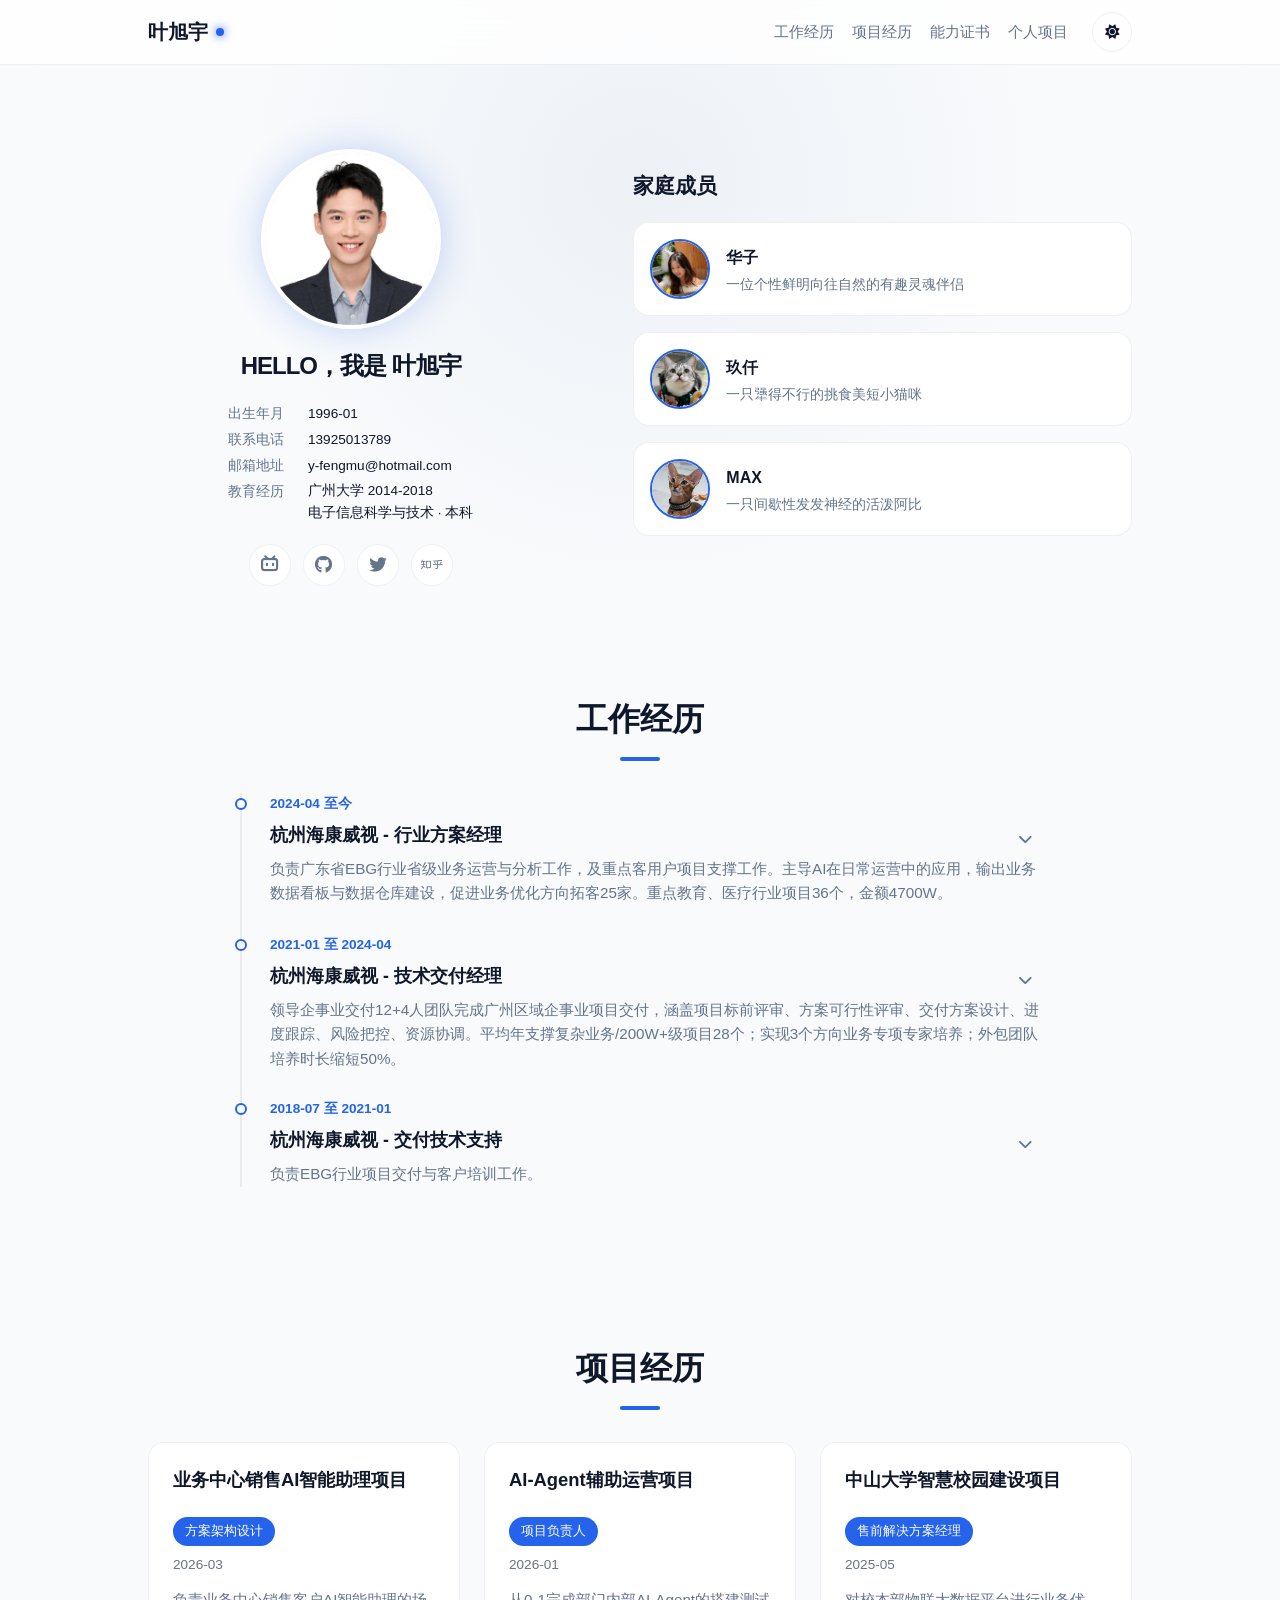
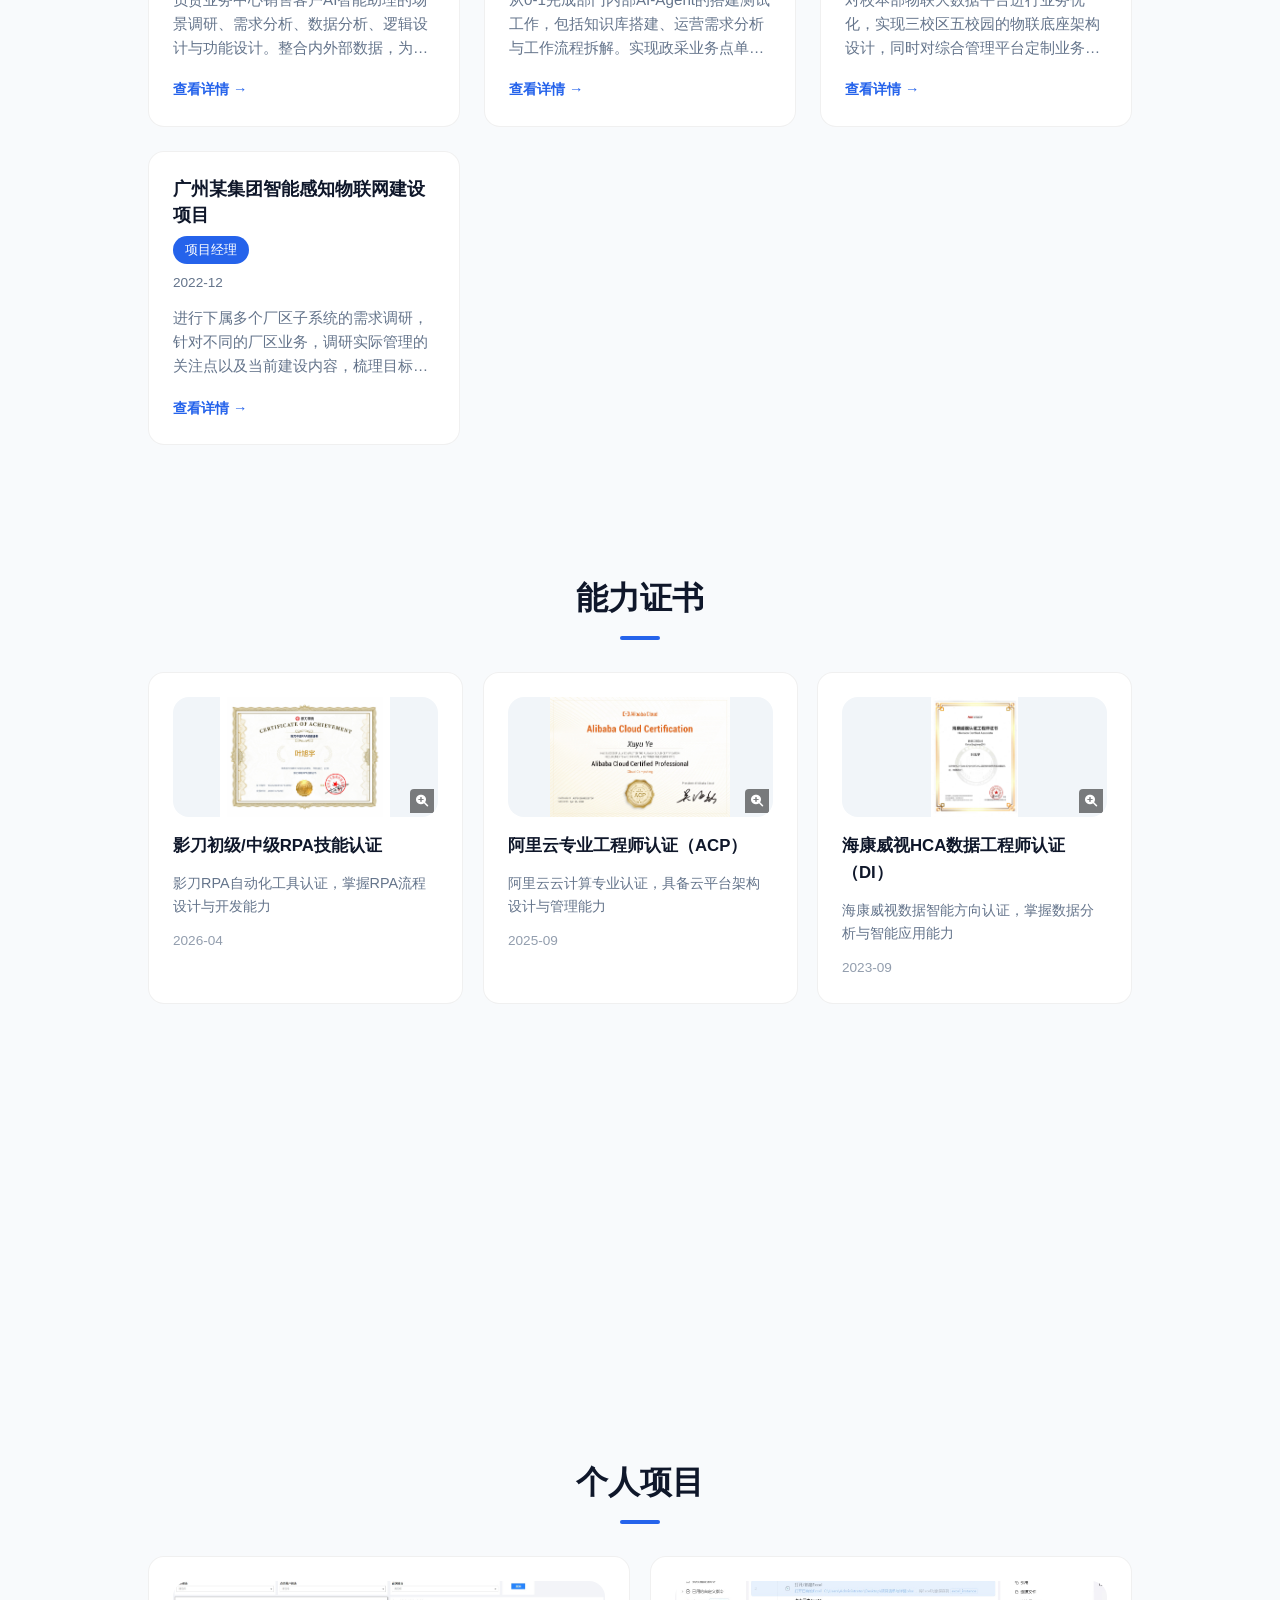
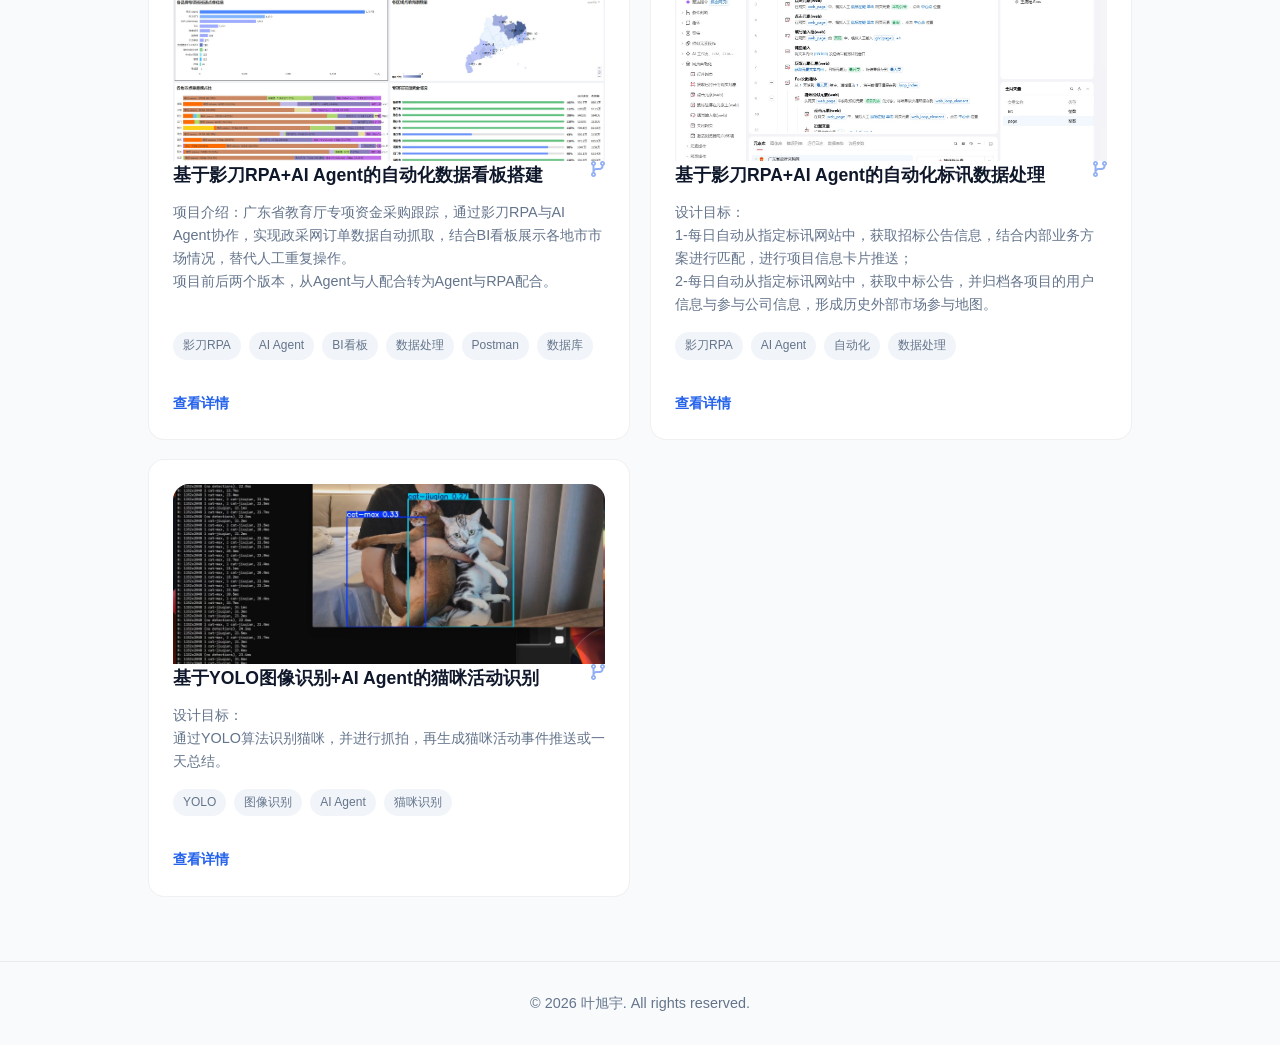
<file: index.html>
<!DOCTYPE html>
<html lang="zh" data-theme="light">
<head>
  <meta charset="UTF-8">
  <meta name="viewport" content="width=device-width, initial-scale=1.0">
  <title>叶旭宇's Homepage</title>
  
  <script>
    const savedTheme = localStorage.getItem('theme') || (window.matchMedia('(prefers-color-scheme: dark)').matches ? 'dark' : 'light');
    document.documentElement.setAttribute('data-theme', savedTheme);
  </script>

  <link rel="stylesheet" href="assets/css/style.css">
  <link rel="stylesheet" href="https://cdn.bootcdn.net/ajax/libs/font-awesome/6.4.0/css/all.min.css">
</head>
<body>
  <nav>
    <div class="container nav-container">
      <a href="#" class="logo">
        <span class="logo-text">叶旭宇</span>
        <div class="logo-dot"></div>
      </a>
      
      <div class="nav-actions">
        <div class="nav-links">
          <a href="#experience">工作经历</a>
          <a href="#projects">项目经历</a>
          <a href="#certificates">能力证书</a>
          <a href="#portfolio">个人项目</a>
        </div>
        
        <div class="nav-controls">
          <button class="control-btn theme-toggle" aria-label="Toggle Theme">
            <i class="fas fa-sun sun-icon"></i>
            <i class="fas fa-moon moon-icon"></i>
          </button>
        </div>
      </div>
    </div>
  </nav>

  <section id="intro" class="intro">
    <div class="bg-decoration"></div>
    <div class="container intro-container">
      <div class="intro-left">
        <div class="avatar-container">
          <img src="assets/images/Avatar.jpg" alt="头像" class="avatar">
          <div class="avatar-glow"></div>
        </div>
        <h1 class="gradient-text">HELLO，我是 叶旭宇</h1>
        <div class="intro-subtitle">
          <p><span class="info-label">出生年月</span><span class="info-value">1996-01</span></p>
          <p><span class="info-label">联系电话</span><span class="info-value">13925013789</span></p>
          <p><span class="info-label">邮箱地址</span><span class="info-value">y-fengmu@hotmail.com</span></p>
          <p><span class="info-label">教育经历</span><span class="info-value edu-value">广州大学 2014-2018<br>电子信息科学与技术 · 本科</span></p>
        </div>
        <div class="intro-contact-links" aria-label="Social Links"></div>
      </div>
      <div class="intro-right">
        <h3 class="family-title">家庭成员</h3>
        <div class="family-members" aria-label="Family Members"></div>
      </div>
    </div>
  </section>

  <section id="experience" class="section-padding">
    <div class="container">
      <h2>工作经历</h2>
      <div class="timeline-container"></div>
    </div>
  </section>

  <section id="projects" class="section-padding">
    <div class="container">
      <h2>项目经历</h2>
      <div class="projects-grid"></div>
    </div>
  </section>

  <section id="certificates" class="section-padding">
    <div class="container">
      <h2>能力证书</h2>
      <div class="certificates-grid"></div>
    </div>
  </section>

  <section id="portfolio" class="section-padding">
    <div class="container">
      <h2>个人项目</h2>
      <div class="portfolio-grid"></div>
    </div>
  </section>

  <footer>© 2026 叶旭宇. All rights reserved.</footer>

  <div id="imageModal" class="modal">
    <span class="modal-close">&times;</span>
    <img class="modal-content" id="modalImage">
  </div>

  <script src="assets/js/main.js"></script>
</body>
</html>
</file>
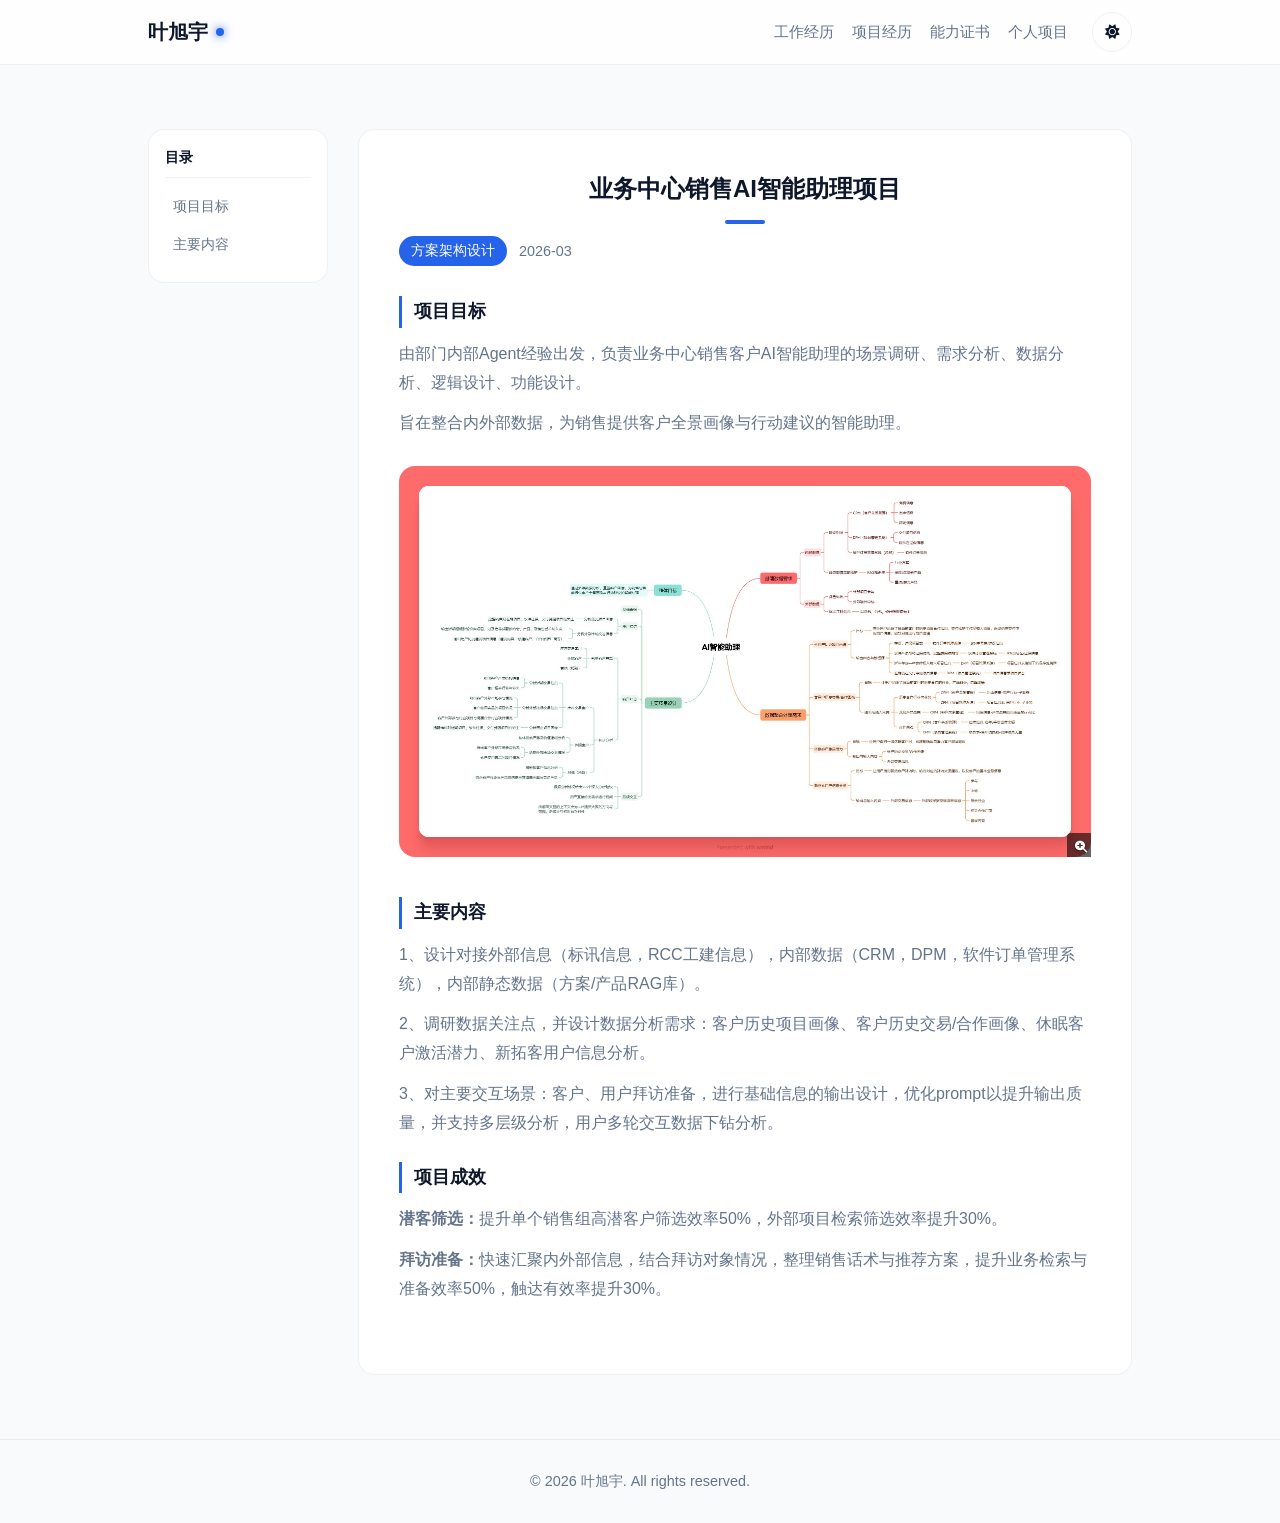
<file: pages/projects/project1.html>
<!DOCTYPE html>
<html lang="zh" data-theme="light">
<head>
  <meta charset="UTF-8">
  <meta name="viewport" content="width=device-width, initial-scale=1.0">
  <title>业务中心销售AI智能助理项目 - 叶旭宇</title>
  
  <script>
    const savedTheme = localStorage.getItem('theme') || (window.matchMedia('(prefers-color-scheme: dark)').matches ? 'dark' : 'light');
    document.documentElement.setAttribute('data-theme', savedTheme);
  </script>

  <link rel="stylesheet" href="../../assets/css/style.css">
  <link rel="stylesheet" href="https://cdn.bootcdn.net/ajax/libs/font-awesome/6.4.0/css/all.min.css">
</head>
<body>
  <nav>
    <div class="container nav-container">
      <a href="../../index.html" class="logo">
        <span class="logo-text">叶旭宇</span>
        <div class="logo-dot"></div>
      </a>
      <div class="nav-actions">
        <div class="nav-links">
          <a href="../../index.html#experience">工作经历</a>
          <a href="../../index.html#projects">项目经历</a>
          <a href="../../index.html#certificates">能力证书</a>
          <a href="../../index.html#portfolio">个人项目</a>
        </div>
        <div class="nav-controls">
          <button class="control-btn theme-toggle" aria-label="Toggle Theme">
            <i class="fas fa-sun sun-icon"></i>
            <i class="fas fa-moon moon-icon"></i>
          </button>
        </div>
      </div>
    </div>
  </nav>

  <section class="section-padding">
    <div class="container detail-container">
      <div class="detail-toc">
        <div class="toc-title">目录</div>
        <a href="#goal" class="toc-item active">项目目标</a>
        <a href="#content" class="toc-item">主要内容</a>
      </div>
      <div class="card project-detail-card">
        <div class="detail-header">
          <h2>业务中心销售AI智能助理项目</h2>
          <div class="detail-meta">
            <span class="detail-role">方案架构设计</span>
            <span class="detail-date">2026-03</span>
          </div>
        </div>
        
        <div class="project-detail-desc">
          <h3 id="goal">项目目标</h3>
          <p>由部门内部Agent经验出发，负责业务中心销售客户AI智能助理的场景调研、需求分析、数据分析、逻辑设计、功能设计。</p>
          <p>旨在整合内外部数据，为销售提供客户全景画像与行动建议的智能助理。</p>
          <div class="detail-image-wrapper" style="width: 100%;"><img src="../../assets/images/Agent-1.jpg" alt="项目架构" class="detail-image-sm" style="width: 100%; object-fit: contain; background: #f1f5f9;"><i class="fas fa-search-plus detail-zoom-icon"></i></div>
          
          <h3 id="content">主要内容</h3>
          <p>1、设计对接外部信息（标讯信息，RCC工建信息），内部数据（CRM，DPM，软件订单管理系统），内部静态数据（方案/产品RAG库）。</p>
          <p>2、调研数据关注点，并设计数据分析需求：客户历史项目画像、客户历史交易/合作画像、休眠客户激活潜力、新拓客用户信息分析。</p>
          <p>3、对主要交互场景：客户、用户拜访准备，进行基础信息的输出设计，优化prompt以提升输出质量，并支持多层级分析，用户多轮交互数据下钻分析。</p>
          
          <h3>项目成效</h3>
          <p><strong>潜客筛选：</strong>提升单个销售组高潜客户筛选效率50%，外部项目检索筛选效率提升30%。</p>
          <p><strong>拜访准备：</strong>快速汇聚内外部信息，结合拜访对象情况，整理销售话术与推荐方案，提升业务检索与准备效率50%，触达有效率提升30%。</p>
        </div>

      </div>
    </div>
  </section>

  <footer>© 2026 叶旭宇. All rights reserved.</footer>

  <div id="imageModal" class="modal">
    <span class="modal-close">&times;</span>
    <img class="modal-content" id="modalImage">
  </div>

  <script src="../../assets/js/main.js"></script>
  <script>
    window.addEventListener('scroll', () => {
      const sections = document.querySelectorAll('.project-detail-desc h3[id]');
      const tocItems = document.querySelectorAll('.toc-item');
      let current = '';
      
      sections.forEach(section => {
        const sectionTop = section.offsetTop - 120;
        if (window.scrollY >= sectionTop) {
          current = section.getAttribute('id');
        }
      });
      
      tocItems.forEach(item => {
        item.classList.remove('active');
        if (item.getAttribute('href') === '#' + current) {
          item.classList.add('active');
        }
      });
    });
  </script>
</body>
</html>
</file>
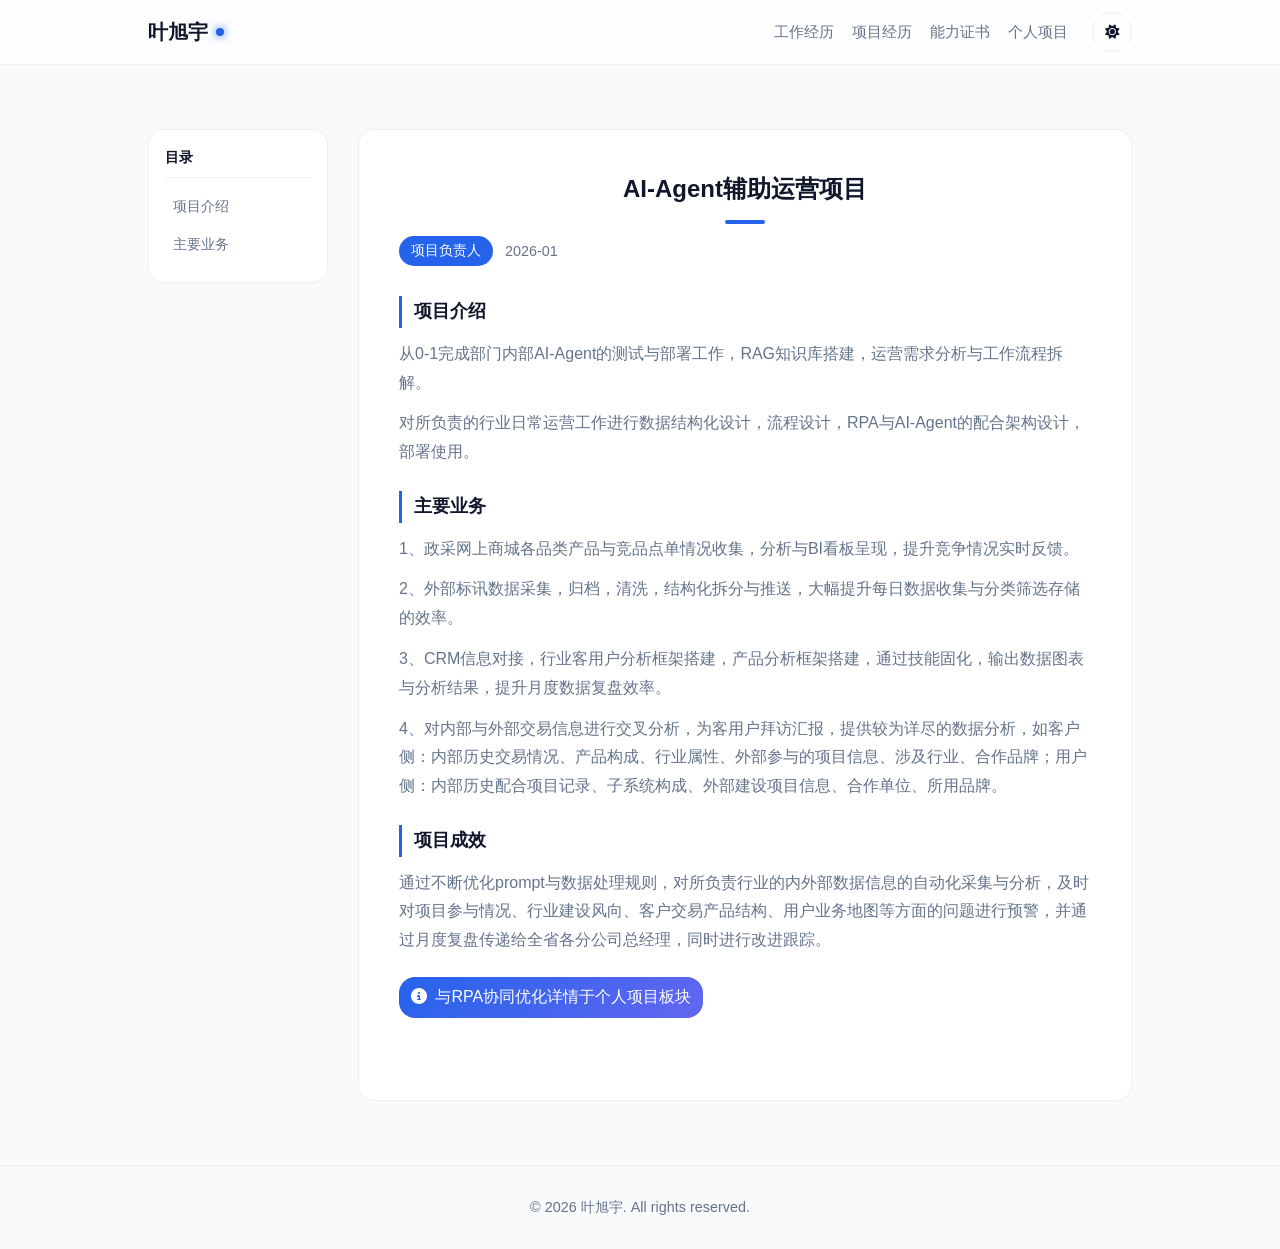
<file: pages/projects/project2.html>
<!DOCTYPE html>
<html lang="zh" data-theme="light">
<head>
  <meta charset="UTF-8">
  <meta name="viewport" content="width=device-width, initial-scale=1.0">
  <title>AI-Agent辅助运营项目 - 叶旭宇</title>
  
  <script>
    const savedTheme = localStorage.getItem('theme') || (window.matchMedia('(prefers-color-scheme: dark)').matches ? 'dark' : 'light');
    document.documentElement.setAttribute('data-theme', savedTheme);
  </script>

  <link rel="stylesheet" href="../../assets/css/style.css">
  <link rel="stylesheet" href="https://cdn.bootcdn.net/ajax/libs/font-awesome/6.4.0/css/all.min.css">
</head>
<body>
  <nav>
    <div class="container nav-container">
      <a href="../../index.html" class="logo">
        <span class="logo-text">叶旭宇</span>
        <div class="logo-dot"></div>
      </a>
      <div class="nav-actions">
        <div class="nav-links">
          <a href="../../index.html#experience">工作经历</a>
          <a href="../../index.html#projects">项目经历</a>
          <a href="../../index.html#certificates">能力证书</a>
          <a href="../../index.html#portfolio">个人项目</a>
        </div>
        <div class="nav-controls">
          <button class="control-btn theme-toggle" aria-label="Toggle Theme">
            <i class="fas fa-sun sun-icon"></i>
            <i class="fas fa-moon moon-icon"></i>
          </button>
        </div>
      </div>
    </div>
  </nav>

  <section class="section-padding">
    <div class="container detail-container">
      <div class="detail-toc">
        <div class="toc-title">目录</div>
        <a href="#intro" class="toc-item active">项目介绍</a>
        <a href="#content" class="toc-item">主要业务</a>
      </div>
      <div class="card project-detail-card">
        <div class="detail-header">
          <h2>AI-Agent辅助运营项目</h2>
          <div class="detail-meta">
            <span class="detail-role">项目负责人</span>
            <span class="detail-date">2026-01</span>
          </div>
        </div>
        
        <div class="project-detail-desc">
          <h3 id="intro">项目介绍</h3>
          <p>从0-1完成部门内部AI-Agent的测试与部署工作，RAG知识库搭建，运营需求分析与工作流程拆解。</p>
          <p>对所负责的行业日常运营工作进行数据结构化设计，流程设计，RPA与AI-Agent的配合架构设计，部署使用。</p>
          
          <h3 id="content">主要业务</h3>
          <p>1、政采网上商城各品类产品与竞品点单情况收集，分析与BI看板呈现，提升竞争情况实时反馈。</p>
          <p>2、外部标讯数据采集，归档，清洗，结构化拆分与推送，大幅提升每日数据收集与分类筛选存储的效率。</p>
          <p>3、CRM信息对接，行业客用户分析框架搭建，产品分析框架搭建，通过技能固化，输出数据图表与分析结果，提升月度数据复盘效率。</p>
          <p>4、对内部与外部交易信息进行交叉分析，为客用户拜访汇报，提供较为详尽的数据分析，如客户侧：内部历史交易情况、产品构成、行业属性、外部参与的项目信息、涉及行业、合作品牌；用户侧：内部历史配合项目记录、子系统构成、外部建设项目信息、合作单位、所用品牌。</p>
          
          <h3>项目成效</h3>
          <p>通过不断优化prompt与数据处理规则，对所负责行业的内外部数据信息的自动化采集与分析，及时对项目参与情况、行业建设风向、客户交易产品结构、用户业务地图等方面的问题进行预警，并通过月度复盘传递给全省各分公司总经理，同时进行改进跟踪。</p>
          
          <p class="link-hint"><i class="fas fa-info-circle"></i> 与RPA协同优化详情于个人项目板块</p>
        </div>

      </div>
    </div>
  </section>

  <footer>© 2026 叶旭宇. All rights reserved.</footer>

  <div id="imageModal" class="modal">
    <span class="modal-close">&times;</span>
    <img class="modal-content" id="modalImage">
  </div>

  <script src="../../assets/js/main.js"></script>
  <script>
    window.addEventListener('scroll', () => {
      const sections = document.querySelectorAll('.project-detail-desc h3[id]');
      const tocItems = document.querySelectorAll('.toc-item');
      let current = '';
      
      sections.forEach(section => {
        const sectionTop = section.offsetTop - 120;
        if (window.scrollY >= sectionTop) {
          current = section.getAttribute('id');
        }
      });
      
      tocItems.forEach(item => {
        item.classList.remove('active');
        if (item.getAttribute('href') === '#' + current) {
          item.classList.add('active');
        }
      });
    });
  </script>
</body>
</html>
</file>
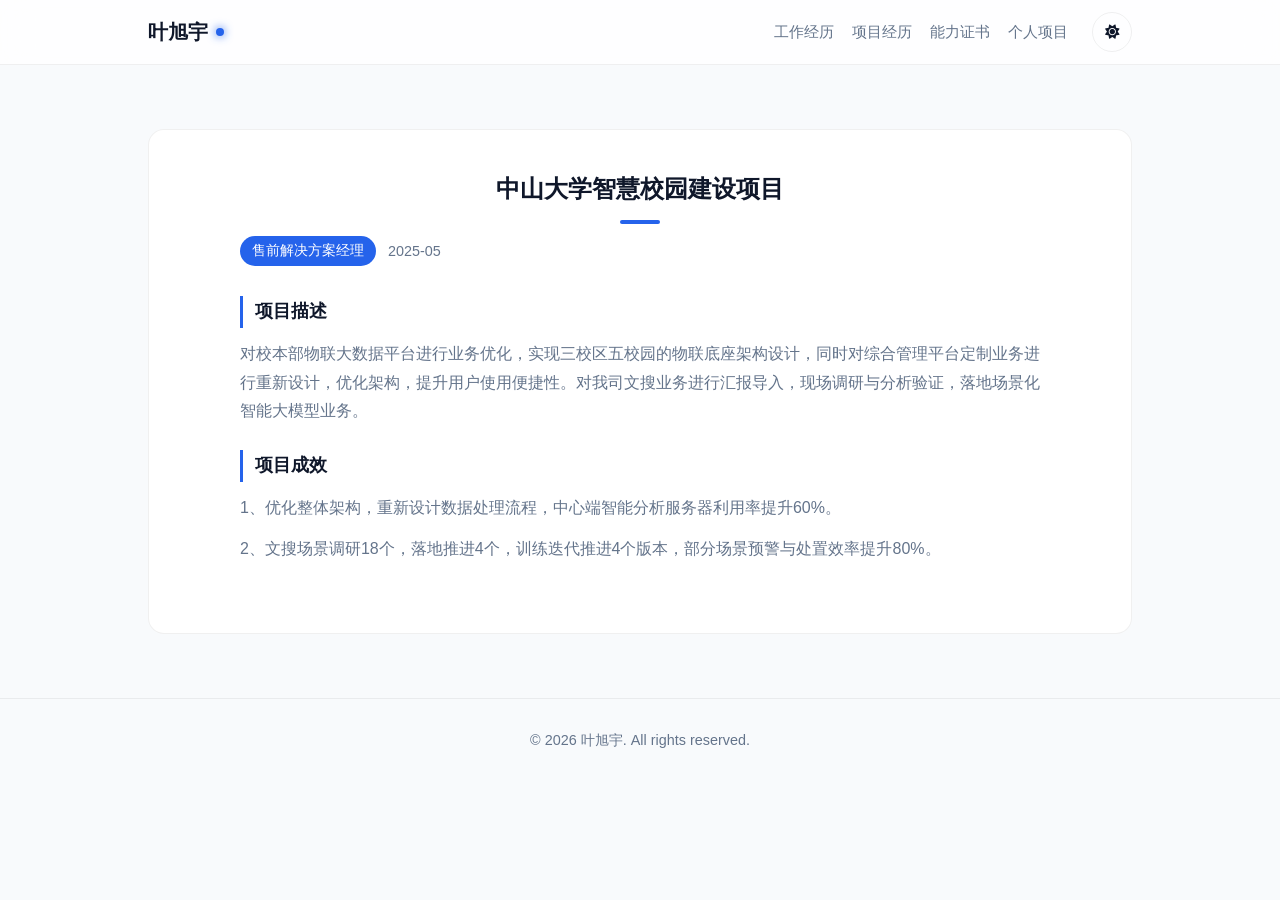
<file: pages/projects/project3.html>
<!DOCTYPE html>
<html lang="zh" data-theme="light">
<head>
  <meta charset="UTF-8">
  <meta name="viewport" content="width=device-width, initial-scale=1.0">
  <title>中山大学智慧校园建设项目 - 叶旭宇</title>
  
  <script>
    const savedTheme = localStorage.getItem('theme') || (window.matchMedia('(prefers-color-scheme: dark)').matches ? 'dark' : 'light');
    document.documentElement.setAttribute('data-theme', savedTheme);
  </script>

  <link rel="stylesheet" href="../../assets/css/style.css">
  <link rel="stylesheet" href="https://cdn.bootcdn.net/ajax/libs/font-awesome/6.4.0/css/all.min.css">
</head>
<body>
  <nav>
    <div class="container nav-container">
      <a href="../../index.html" class="logo">
        <span class="logo-text">叶旭宇</span>
        <div class="logo-dot"></div>
      </a>
      <div class="nav-actions">
        <div class="nav-links">
          <a href="../../index.html#experience">工作经历</a>
          <a href="../../index.html#projects">项目经历</a>
          <a href="../../index.html#certificates">能力证书</a>
          <a href="../../index.html#portfolio">个人项目</a>
        </div>
        <div class="nav-controls">
          <button class="control-btn theme-toggle" aria-label="Toggle Theme">
            <i class="fas fa-sun sun-icon"></i>
            <i class="fas fa-moon moon-icon"></i>
          </button>
        </div>
      </div>
    </div>
  </nav>

  <section class="section-padding">
    <div class="container">
      <div class="card project-detail-card">
        <div class="detail-header">
          <h2>中山大学智慧校园建设项目</h2>
          <div class="detail-meta">
            <span class="detail-role">售前解决方案经理</span>
            <span class="detail-date">2025-05</span>
          </div>
        </div>
        
        <div class="project-detail-desc">
          <h3>项目描述</h3>
          <p>对校本部物联大数据平台进行业务优化，实现三校区五校园的物联底座架构设计，同时对综合管理平台定制业务进行重新设计，优化架构，提升用户使用便捷性。对我司文搜业务进行汇报导入，现场调研与分析验证，落地场景化智能大模型业务。</p>
          
          <h3>项目成效</h3>
          <p>1、优化整体架构，重新设计数据处理流程，中心端智能分析服务器利用率提升60%。</p>
          <p>2、文搜场景调研18个，落地推进4个，训练迭代推进4个版本，部分场景预警与处置效率提升80%。</p>
        </div>

      </div>
    </div>
  </section>

  <footer>© 2026 叶旭宇. All rights reserved.</footer>

  <script src="../../assets/js/main.js"></script>
</body>
</html>
</file>
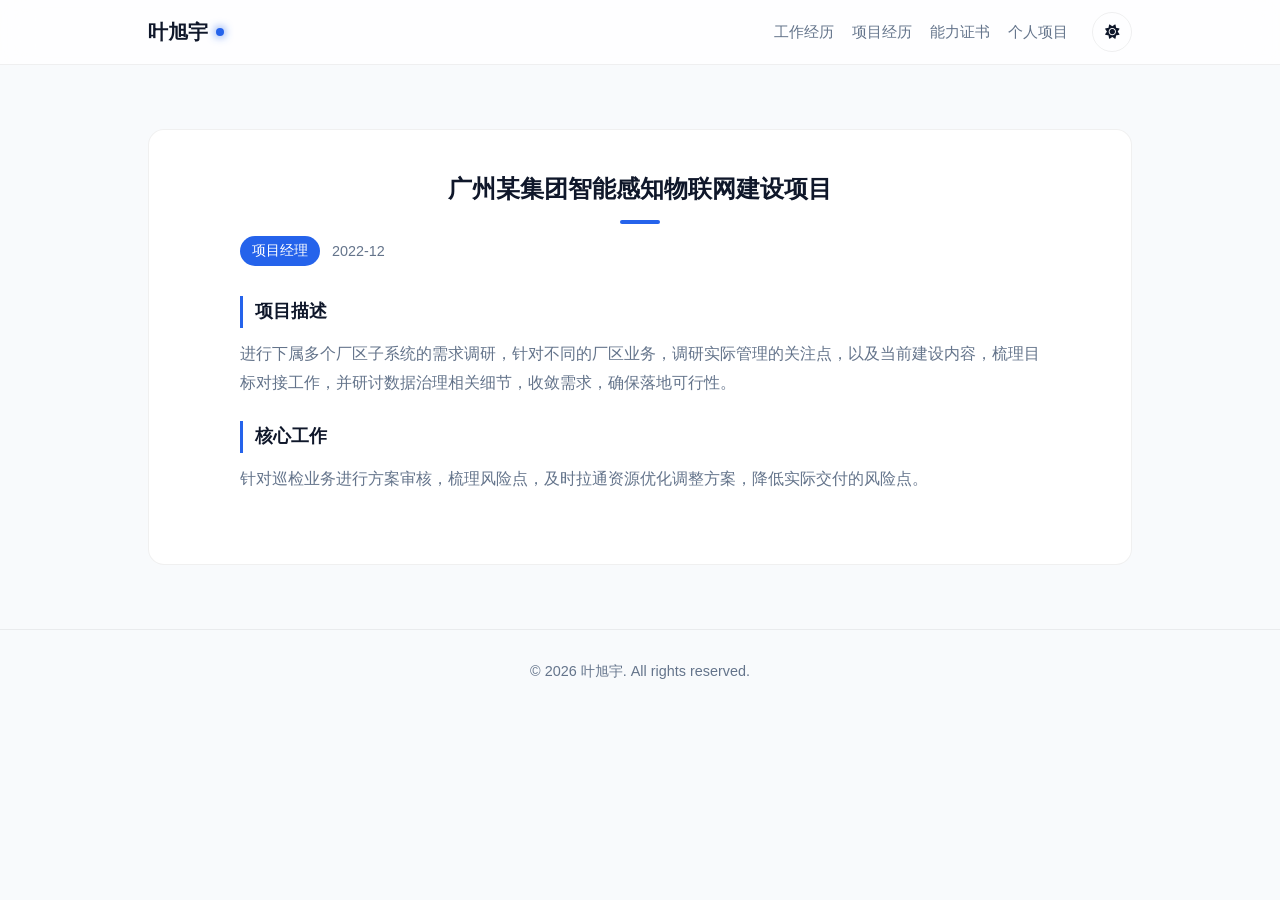
<file: pages/projects/project4.html>
<!DOCTYPE html>
<html lang="zh" data-theme="light">
<head>
  <meta charset="UTF-8">
  <meta name="viewport" content="width=device-width, initial-scale=1.0">
  <title>广州某集团智能感知物联网建设项目 - 叶旭宇</title>
  
  <script>
    const savedTheme = localStorage.getItem('theme') || (window.matchMedia('(prefers-color-scheme: dark)').matches ? 'dark' : 'light');
    document.documentElement.setAttribute('data-theme', savedTheme);
  </script>

  <link rel="stylesheet" href="../../assets/css/style.css">
  <link rel="stylesheet" href="https://cdn.bootcdn.net/ajax/libs/font-awesome/6.4.0/css/all.min.css">
</head>
<body>
  <nav>
    <div class="container nav-container">
      <a href="../../index.html" class="logo">
        <span class="logo-text">叶旭宇</span>
        <div class="logo-dot"></div>
      </a>
      <div class="nav-actions">
        <div class="nav-links">
          <a href="../../index.html#experience">工作经历</a>
          <a href="../../index.html#projects">项目经历</a>
          <a href="../../index.html#certificates">能力证书</a>
          <a href="../../index.html#portfolio">个人项目</a>
        </div>
        <div class="nav-controls">
          <button class="control-btn theme-toggle" aria-label="Toggle Theme">
            <i class="fas fa-sun sun-icon"></i>
            <i class="fas fa-moon moon-icon"></i>
          </button>
        </div>
      </div>
    </div>
  </nav>

  <section class="section-padding">
    <div class="container">
      <div class="card project-detail-card">
        <div class="detail-header">
          <h2>广州某集团智能感知物联网建设项目</h2>
          <div class="detail-meta">
            <span class="detail-role">项目经理</span>
            <span class="detail-date">2022-12</span>
          </div>
        </div>
        
        <div class="project-detail-desc">
          <h3>项目描述</h3>
          <p>进行下属多个厂区子系统的需求调研，针对不同的厂区业务，调研实际管理的关注点，以及当前建设内容，梳理目标对接工作，并研讨数据治理相关细节，收敛需求，确保落地可行性。</p>
          
          <h3>核心工作</h3>
          <p>针对巡检业务进行方案审核，梳理风险点，及时拉通资源优化调整方案，降低实际交付的风险点。</p>
        </div>

      </div>
    </div>
  </section>

  <footer>© 2026 叶旭宇. All rights reserved.</footer>

  <script src="../../assets/js/main.js"></script>
</body>
</html>
</file>
<file: assets/css/style.css>
/* =========================================
   1. Design Token & Themes
   ========================================= */
:root {
  /* 基础参数 */
  --font-main: -apple-system, BlinkMacSystemFont, "Segoe UI", Roboto, "Helvetica Neue", Arial, sans-serif;
  --radius-md: 16px;
  --radius-full: 999px;
  --container-width: 1024px;
  --transition-base: 0.3s cubic-bezier(0.4, 0, 0.2, 1);
  --ease-standard: cubic-bezier(0.22, 1, 0.36, 1);
  --ease-emphasis: cubic-bezier(0.16, 1, 0.3, 1);
  --duration-fast: 180ms;
  --duration-base: 480ms;
  
  /* [Light Mode] 默认日间模式变量 */
  --bg-body: #f8fafc;
  --bg-card: #ffffff;
  --bg-glass: rgba(255, 255, 255, 0.8);
  --bg-hover: #f1f5f9;
  
  --text-main: #0f172a;
  --text-muted: #64748b;
  --text-invert: #ffffff;
  
  --primary: #2563eb;       /* 核心蓝 */
  --primary-glow: rgba(37, 99, 235, 0.2);
  
  --border-light: rgba(0, 0, 0, 0.06);
  --shadow-sm: 0 1px 2px rgba(0, 0, 0, 0.05);
  --shadow-card: 0 4px 6px -1px rgba(0, 0, 0, 0.05), 0 2px 4px -1px rgba(0, 0, 0, 0.03);
  --shadow-hover: 0 20px 25px -5px rgba(0, 0, 0, 0.1), 0 10px 10px -5px rgba(0, 0, 0, 0.04);
  
  --gradient-title: linear-gradient(135deg, #0f172a 0%, #3b82f6 100%);
  --decoration-blob: #e2e8f0;
}

/* [Dark Mode] 深色模式变量覆盖 */
[data-theme="dark"] {
  --bg-body: #1b1b1d;       /* 纯净中性暗背景 */
  --bg-card: #242526;       /* 轻微抬升层级 */
  --bg-glass: rgba(27, 27, 29, 0.82);
  --bg-hover: #2d2f31;
  
  --text-main: #e8e9ea;
  --text-muted: #b0b3b8;
  
  --primary: #78a8f8;
  --primary-glow: rgba(120, 168, 248, 0.24);
  
  --border-light: rgba(227, 227, 227, 0.14);
  --shadow-sm: 0 1px 2px rgba(0, 0, 0, 0.32);
  --shadow-card: 0 8px 20px rgba(0, 0, 0, 0.22);
  --shadow-hover: 0 12px 28px rgba(0, 0, 0, 0.30);
  
  --gradient-title: linear-gradient(135deg, #f1f2f4 0%, #9abcf2 100%);
  --decoration-blob: #2a2c2e;
}

/* =========================================
   2. Global Reset & Layout
   ========================================= */
* { margin: 0; padding: 0; box-sizing: border-box; }

html {
  width: 100%;
  max-width: 100%;
  -webkit-text-size-adjust: 100%;
}

body {
  font-family: var(--font-main);
  background-color: var(--bg-body);
  color: var(--text-main);
  line-height: 1.6;
  /* 关键：平滑过渡背景色和文字颜色 */
  transition: background-color 0.4s ease, color 0.4s ease;
  max-width: 100%;
  overflow-x: hidden;
}

@supports (overflow: clip) {
  html,
  body {
    overflow-x: clip;
  }
}

/* 新增：全局图片约束，防止图片撑破布局 */
img {
  max-width: 100%;
  height: auto;
  display: block;
}

a { text-decoration: none; color: inherit; transition: var(--transition-base); }
ul { list-style: none; }

.container {
  width: 100%;
  max-width: var(--container-width);
  margin: 0 auto;
  padding: 0 20px;
}

.section-padding { padding: 64px 0; }
.flex-center { display: flex; align-items: center; justify-content: center; }
.column { flex-direction: column; }

/* 滚动条美化 */
::-webkit-scrollbar { width: 8px; }
::-webkit-scrollbar-track { background: var(--bg-body); }
::-webkit-scrollbar-thumb { background: var(--text-muted); border-radius: 4px; opacity: 0.5; }

/* =========================================
   3. Navigation (Glassmorphism)
   ========================================= */
nav {
  position: sticky;
  top: 0;
  z-index: 100;
  background: var(--bg-glass);
  backdrop-filter: blur(16px);
  -webkit-backdrop-filter: blur(16px);
  border-bottom: 1px solid var(--border-light);
  transition: background-color 0.4s ease, border-color 0.4s ease;
}

.nav-container {
  height: 64px;
  display: flex;
  justify-content: space-between;
  align-items: center;
}

.logo {
  display: flex;
  align-items: center;
  gap: 8px;
  font-weight: 700;
  font-size: 1.25rem;
  color: var(--text-main);
}

.logo-dot {
  width: 8px;
  height: 8px;
  background: var(--primary);
  border-radius: 50%;
  box-shadow: 0 0 10px var(--primary);
}

.nav-actions { display: flex; align-items: center; gap: 24px; }

.nav-links { display: flex; gap: 18px; }
.nav-links a {
  font-size: 0.95rem;
  font-weight: 500;
  color: var(--text-muted);
  position: relative;
}
.nav-links a::after {
  content: '';
  position: absolute;
  left: 0;
  bottom: -6px;
  width: 100%;
  height: 2px;
  background: var(--primary);
  transform: scaleX(0);
  transform-origin: left;
  transition: transform var(--duration-fast) var(--ease-standard);
}
.nav-links a:hover, .nav-links a.active { color: var(--primary); }
.nav-links a:hover::after, .nav-links a.active::after { transform: scaleX(1); }

.nav-controls { display: flex; align-items: center; gap: 12px; }

/* 按钮通用样式 */
.control-btn {
  background: transparent;
  border: 1px solid var(--border-light);
  color: var(--text-main);
  padding: 6px 14px;
  border-radius: 20px;
  cursor: pointer;
  font-size: 0.9rem;
  transition: color var(--duration-fast) var(--ease-standard), border-color var(--duration-fast) var(--ease-standard), background-color var(--duration-fast) var(--ease-standard), transform var(--duration-fast) var(--ease-standard);
  display: flex;
  align-items: center;
  justify-content: center;
}

.control-btn:hover {
  background: var(--bg-hover);
  border-color: var(--primary);
  color: var(--primary);
}

/* 主题切换按钮特殊处理 */
.theme-toggle {
  width: 36px;
  height: 36px;
  padding: 0;
  border-radius: 50%;
  position: relative;
  overflow: hidden;
}

.theme-toggle i {
  position: absolute;
  transition: transform 420ms var(--ease-emphasis), opacity 320ms var(--ease-standard);
}

/* 图标切换动画逻辑 */
[data-theme="light"] .moon-icon { transform: translateY(20px) rotate(90deg); opacity: 0; }
[data-theme="light"] .sun-icon { transform: translateY(0) rotate(0); opacity: 1; }
[data-theme="dark"] .sun-icon { transform: translateY(-20px) rotate(-90deg); opacity: 0; }
[data-theme="dark"] .moon-icon { transform: translateY(0) rotate(0); opacity: 1; }

/* =========================================
   4. Hero Section / Intro
   ========================================= */
.intro {
  padding: 84px 0 44px;
  position: relative;
  text-align: center;
}

.intro-container {
  display: flex;
  align-items: flex-start;
  justify-content: space-between;
  gap: 60px;
}

.intro-left {
  display: flex;
  flex-direction: column;
  text-align: center;
  flex-shrink: 0;
  align-items: flex-start;
  padding-left: 80px;
}

.intro-left > *:not(.intro-subtitle) {
  align-self: center;
}

.intro-right {
  flex: 1;
  text-align: left;
  padding-top: 20px;
  padding-left: 100px;
}

.family-title {
  font-size: 1.3rem;
  color: var(--text-main);
  margin-bottom: 20px;
  font-weight: 600;
}

.family-members {
  display: flex;
  flex-direction: column;
  gap: 16px;
}

.family-member {
  display: flex;
  align-items: center;
  gap: 16px;
  padding: 16px;
  background: var(--bg-card);
  border: 1px solid var(--border-light);
  border-radius: var(--radius-md);
  transition: transform var(--duration-fast) var(--ease-standard), box-shadow var(--duration-fast) var(--ease-standard);
}

.family-member:hover {
  transform: translateX(4px);
  box-shadow: var(--shadow-card);
}

.family-avatar {
  width: 60px;
  height: 60px;
  border-radius: 50%;
  object-fit: cover;
  border: 2px solid var(--primary);
  flex-shrink: 0;
}

.family-info {
  flex: 1;
}

.family-name {
  font-size: 1rem;
  font-weight: 600;
  color: var(--text-main);
  margin-bottom: 4px;
}

.family-desc {
  font-size: 0.85rem;
  color: var(--text-muted);
  line-height: 1.4;
}

@media (max-width: 768px) {
  .intro-container {
    flex-direction: column;
    align-items: center;
  }
  
  .intro-right {
    text-align: center;
    width: 100%;
  }
  
  .family-member {
    flex-direction: column;
    text-align: center;
  }
}

/* 背景装饰球 */
.bg-decoration {
  position: absolute;
  top: -50%;
  left: 50%;
  transform: translateX(-50%);
  width: 800px;
  height: 800px;
  background: radial-gradient(circle, var(--decoration-blob) 0%, transparent 70%);
  opacity: 0.5;
  z-index: -1;
  pointer-events: none;
}

.avatar-container {
  position: relative;
  margin-bottom: 18px;
  opacity: 0;
  animation: intro-fade-up 620ms var(--ease-emphasis) 120ms forwards;
}

.avatar {
  width: 180px;
  height: 180px;
  border-radius: 50%;
  object-fit: cover;
  border: 4px solid var(--bg-card);
  position: relative;
  z-index: 2;
  flex-shrink: 0;
}

.avatar-glow {
  position: absolute;
  inset: 0;
  border-radius: 50%;
  background: var(--primary);
  filter: blur(25px);
  opacity: 0.4;
  z-index: 1;
  transform: scale(0.9);
  transition: opacity 0.3s;
}
.avatar-container:hover .avatar-glow { opacity: 0.7; }

.gradient-text {
  font-size: 1.5rem;
  font-weight: 800;
  margin-bottom: 10px;
  color: var(--text-main);
  letter-spacing: -1px;
  opacity: 0;
  animation: intro-fade-up 620ms var(--ease-emphasis) 210ms forwards;
}

.subtitle {
  font-size: 1.15rem;
  color: var(--text-muted);
  max-width: 700px;
  margin: 0 auto;
  opacity: 0;
  animation: intro-fade-up 620ms var(--ease-emphasis) 300ms forwards;
}

.intro-contact-links {
  display: flex;
  align-items: center;
  justify-content: center;
  gap: 12px;
  margin-top: 16px;
  flex-wrap: wrap;
  opacity: 0;
  animation: intro-fade-up 620ms var(--ease-emphasis) 390ms forwards;
}

.intro-subtitle {
  text-align: left;
  margin-top: 8px;
  opacity: 0;
  animation: intro-fade-up 620ms var(--ease-emphasis) 280ms forwards;
}

.intro-subtitle p {
  font-size: 0.85rem;
  color: var(--text-muted);
  line-height: 1.6;
  margin-bottom: 4px;
}

.info-label {
  display: inline-block;
  width: 80px;
  color: var(--text-muted);
}

.info-value {
  color: var(--text-main);
}

.edu-value {
  display: block;
  padding-left: 80px;
  margin-top: -22px;
}

.intro-contact-link {
  width: 42px;
  height: 42px;
  border-radius: 50%;
  border: 1px solid var(--border-light);
  background: var(--bg-card);
  color: var(--text-muted);
  display: inline-flex;
  align-items: center;
  justify-content: center;
  transition: transform var(--duration-fast) var(--ease-standard), color var(--duration-fast) var(--ease-standard), border-color var(--duration-fast) var(--ease-standard);
}

.intro-contact-link i {
  font-size: 1.1rem;
}

.intro-contact-link:hover {
  color: var(--primary);
  border-color: var(--primary);
  transform: translateY(-1px);
}

/* =========================================
   5. Projects Grid & Detail Images
   ========================================= */
h2 {
  font-size: 2rem;
  text-align: center;
  margin-bottom: 32px;
  color: var(--text-main);
  position: relative;
  display: inline-block;
  width: 100%;
}
/* 标题下划线 */
h2::after {
  content: '';
  display: block;
  width: 40px;
  height: 4px;
  background: var(--primary);
  margin: 12px auto 0;
  border-radius: 2px;
}

.projects-grid {
  display: grid;
  grid-template-columns: repeat(auto-fit, minmax(min(100%, 280px), 1fr));
  gap: 24px;
}

.card {
  background: var(--bg-card);
  border-radius: var(--radius-md);
  border: 1px solid var(--border-light);
  overflow: hidden;
  transition: transform var(--duration-base) var(--ease-standard), box-shadow var(--duration-base) var(--ease-standard), border-color var(--duration-fast) var(--ease-standard);
  transform: translateZ(0); 
}

.card:hover {
  transform: translateY(-4px);
  box-shadow: var(--shadow-card);
  border-color: var(--primary-glow);
}

.project-card .project-info {
  padding: 24px;
}

.project-card .project-info h3 {
  font-size: 1.15rem;
  color: var(--text-main);
  min-height: 2.3em;
  line-height: 1.4;
  margin-bottom: 8px;
}

.project-role {
  display: inline-block;
  font-size: 0.8rem;
  padding: 4px 12px;
  background: var(--primary);
  color: var(--text-invert);
  border-radius: 20px;
  margin-bottom: 8px;
}

.project-date {
  font-size: 0.85rem;
  color: var(--text-muted);
  display: block;
  margin-bottom: 12px;
}

.project-card p {
  font-size: 0.9rem;
  color: var(--text-muted);
  line-height: 1.6;
  margin-bottom: 16px;
}

.project-card .project-link {
  display: inline-flex;
  align-items: center;
  gap: 4px;
  font-size: 0.9rem;
  font-weight: 600;
  color: var(--primary);
}

/* 首页项目卡片缩略图 - 优化适配 */
.project-thumbnail {
  width: 100%;
  height: 220px;           /* 调整高度，显示更佳 */
  object-fit: cover;       /* 填满容器，防止拉伸 */
  object-position: center; /* 居中裁剪 */
  border-bottom: 1px solid var(--border-light);
  transition: transform var(--duration-base) var(--ease-standard);
  background-color: var(--bg-hover);
}

.card:hover .project-thumbnail { transform: scale(1.02); }

.project-thumbnail-wrapper { overflow: hidden; }

.project-info { padding: 24px; }

.project-info h3 {
  font-size: 1.25rem;
  margin-bottom: 8px;
  color: var(--text-main);
}

.project-info p {
  font-size: 0.95rem;
  color: var(--text-muted);
  margin-bottom: 20px;
  display: -webkit-box;
  -webkit-line-clamp: 3;
  -webkit-box-orient: vertical;
  overflow: hidden;
}

.project-link {
  font-weight: 600;
  color: var(--primary);
  display: inline-flex;
  align-items: center;
  gap: 4px;
}
.project-link::after { content: '→'; transition: transform 0.2s; }
.project-link:hover::after { transform: translateX(4px); }

/* 子页面：详情大图样式 (新增) */
.project-detail-card { padding: 40px; }

.detail-container {
  display: flex;
  gap: 30px;
  align-items: flex-start;
}

.detail-toc {
  position: sticky;
  top: 100px;
  width: 180px;
  flex-shrink: 0;
  background: var(--bg-card);
  border: 1px solid var(--border-light);
  border-radius: var(--radius-md);
  padding: 16px;
}

.toc-title {
  font-size: 0.9rem;
  font-weight: 600;
  color: var(--text-main);
  margin-bottom: 12px;
  padding-bottom: 8px;
  border-bottom: 1px solid var(--border-light);
}

.toc-item {
  display: block;
  font-size: 0.85rem;
  color: var(--text-muted);
  padding: 6px 8px;
  border-radius: 4px;
  margin-bottom: 4px;
  transition: all 0.2s;
}

.toc-item:hover {
  color: var(--primary);
  background: var(--bg-hover);
}

.toc-item.active {
  color: var(--primary);
  background: var(--bg-hover);
  font-weight: 500;
}

.detail-header {
  max-width: 800px;
  margin: 0 auto 20px;
}

.detail-header h2 {
  font-size: 1.5rem;
  color: var(--text-main);
  margin-bottom: 12px;
}

.detail-meta {
  display: flex;
  align-items: center;
  gap: 12px;
  margin-bottom: 8px;
}

.detail-role {
  font-size: 0.85rem;
  padding: 4px 12px;
  background: var(--primary);
  color: var(--text-invert);
  border-radius: 20px;
}

.detail-date {
  font-size: 0.9rem;
  color: var(--text-muted);
}

.project-detail-desc {
  max-width: 800px;
  margin: 30px auto;
  line-height: 1.8;
  color: var(--text-muted);
}

.project-detail-desc h3 {
  font-size: 1.1rem;
  color: var(--text-main);
  margin: 24px 0 12px;
  border-left: 3px solid var(--primary);
  padding-left: 12px;
}

.project-detail-desc p {
  margin-bottom: 12px;
}

.detail-image {
  max-width: 100%;
  height: auto;
  border-radius: var(--radius-md);
  margin: 16px 0;
  cursor: pointer;
  transition: transform 0.2s, box-shadow 0.2s;
}

.detail-image:hover {
  transform: scale(1.02);
  box-shadow: var(--shadow-card);
}

.detail-image-wrapper {
  position: relative;
  display: inline-block;
  margin: 16px 0;
  width: 48%;
  vertical-align: top;
}

.detail-image-sm {
  width: 100%;
  height: auto;
  border-radius: var(--radius-md);
  cursor: pointer;
  transition: transform 0.2s, box-shadow 0.2s;
}

.detail-image-sm:hover {
  transform: scale(1.02);
  box-shadow: var(--shadow-card);
}

.detail-image-wrapper::after {
  content: '';
  position: absolute;
  bottom: 0;
  right: 0;
  width: 24px;
  height: 24px;
  background: rgba(0, 0, 0, 0.6);
  border-radius: 4px 0 0 0;
  pointer-events: none;
}

.detail-zoom-icon {
  position: absolute;
  bottom: 4px;
  right: 4px;
  color: white;
  font-size: 12px;
  z-index: 1;
  text-shadow: 0 1px 2px rgba(0,0,0,0.5);
}

.link-hint {
  background: linear-gradient(135deg, var(--primary) 0%, #6366f1 100%);
  padding: 6px 12px;
  border-radius: var(--radius-md);
  margin: 10px 0;
  text-align: center;
  display: inline-block;
  color: white;
}

.link-hint i {
  margin-right: 4px;
  color: white;
}

.link-hint a {
  color: white !important;
  font-weight: 500;
  font-size: 0.8rem;
  text-decoration: none;
  transition: opacity 0.2s;
}

.link-hint-text {
  background: var(--bg-hover);
  padding: 10px 16px;
  border-radius: var(--radius-md);
  margin: 16px 0;
  border-left: 3px solid var(--primary);
  font-size: 0.85rem;
  color: var(--text-muted);
}

.link-hint-text i {
  margin-right: 8px;
  color: var(--primary);
}

.link-hint a:hover {
  opacity: 0.85;
  text-decoration: underline;
}

.project-img {
  display: block;
  width: 100%;             /* 强制宽度撑满容器 */
  max-width: 100%;         /* 防止超出父容器 */
  height: auto;            /* 高度自动，保持比例 */
  object-fit: contain;     /* 保证图片内容完整显示 */
  border-radius: var(--radius-md);
  margin: 32px auto;       /* 上下增加间距 */
  box-shadow: var(--shadow-card);
  border: 1px solid var(--border-light);
}

/* =========================================
   6. Documents & Buttons
   ========================================= */
.publish-links-wrapper { text-align: center; margin-top: 40px; }

.publish-links {
  display: inline-flex;
  flex-wrap: wrap;
  gap: 16px;
  justify-content: center;
  background: var(--bg-card);
  padding: 12px;
  border-radius: var(--radius-full);
  box-shadow: var(--shadow-sm);
  border: 1px solid var(--border-light);
}

.publish-link {
  padding: 10px 24px;
  border-radius: var(--radius-full);
  font-weight: 500;
  color: var(--text-muted);
  transition: transform var(--duration-fast) var(--ease-standard), color var(--duration-fast) var(--ease-standard), background-color var(--duration-fast) var(--ease-standard);
  display: flex;
  align-items: center;
  gap: 8px;
}

.publish-link:hover {
  background: var(--bg-hover);
  color: var(--primary);
  transform: translateY(-1px);
}

@keyframes intro-fade-up {
  from {
    opacity: 0;
    transform: translateY(14px);
  }
  to {
    opacity: 1;
    transform: translateY(0);
  }
}

/* =========================================
   7. Footer
   ========================================= */

footer {
  text-align: center;
  padding: 30px;
  font-size: 0.9rem;
  color: var(--text-muted);
  border-top: 1px solid var(--border-light);
  background: var(--bg-body);
}

/* =========================================
   8. Mobile Responsive
   ========================================= */
@media (max-width: 768px) {
  .nav-links { display: none; } /* 暂时简化手机端 */
  .container { padding: 0 16px; }
  
  .section-padding { padding: 48px 0; }
  .intro { padding-top: 56px; }
  .gradient-text { font-size: 2.2rem; }
  .nav-actions { gap: 12px; }
  .nav-controls { gap: 8px; }
  .control-btn { padding: 6px 10px; }
  .logo { font-size: 1.1rem; }
  .project-detail-card { padding: 24px 18px; }

  /* 手机端图片适配 */
  .avatar {
    width: 120px;
    height: 120px;
  }
  .project-thumbnail {
    height: 180px;
  }
  .project-img {
    margin: 20px auto;
    border-radius: 8px;
  }
  
  .publish-links {
    flex-direction: column;
    border-radius: var(--radius-md);
    width: 100%;
  }
  
  .intro-contact-links {
    gap: 10px;
    margin-top: 18px;
  }

  .timeline-container {
    padding-left: 24px;
  }

  .timeline-dot {
    left: -28px;
  }
}


/* Paste this AFTER your existing CSS */

/* =========================================
   9. Open Source Section (New)
   ========================================= */
.opensource-grid {
  display: grid;
  grid-template-columns: repeat(auto-fit, minmax(min(100%, 280px), 1fr));
  gap: 20px;
}

.os-card {
  background: var(--bg-card);
  border: 1px solid var(--border-light);
  border-radius: var(--radius-md);
  padding: 24px;
  transition: transform var(--duration-base) var(--ease-standard), box-shadow var(--duration-base) var(--ease-standard), border-color var(--duration-fast) var(--ease-standard);
  display: flex;
  flex-direction: column;
  height: 100%;
}

.os-card:hover {
  transform: translateY(-3px);
  border-color: var(--primary);
  box-shadow: var(--shadow-card);
}

.os-header {
  display: flex;
  align-items: flex-start;
  justify-content: space-between;
  margin-bottom: 12px;
}

.os-title {
  font-size: 1.1rem;
  font-weight: 700;
  color: var(--text-main);
}

.os-desc {
  font-size: 0.9rem;
  color: var(--text-muted);
  margin-bottom: 16px;
  flex-grow: 1;
}

.os-tags {
  display: flex;
  flex-wrap: wrap;
  gap: 8px;
  margin-bottom: 20px;
}

.os-tag {
  font-size: 0.75rem;
  padding: 4px 10px;
  background: var(--bg-hover);
  color: var(--text-muted);
  border-radius: 20px;
}

.os-actions {
  display: flex;
  flex-wrap: wrap;
  gap: 12px;
}

.os-btn {
  font-size: 0.85rem;
  font-weight: 600;
  color: var(--primary);
  display: flex;
  align-items: center;
  gap: 6px;
}
.os-btn:hover { text-decoration: underline; }

/* =========================================
   9.1 Certificates Section
   ========================================= */
.certificates-grid {
  display: grid;
  grid-template-columns: repeat(auto-fit, minmax(min(100%, 280px), 1fr));
  gap: 20px;
}

.cert-card {
  background: var(--bg-card);
  border: 1px solid var(--border-light);
  border-radius: var(--radius-md);
  padding: 24px;
  transition: transform var(--duration-base) var(--ease-standard), box-shadow var(--duration-base) var(--ease-standard), border-color var(--duration-fast) var(--ease-standard);
  display: flex;
  flex-direction: column;
}

.cert-card:hover {
  transform: translateY(-3px);
  border-color: var(--primary);
  box-shadow: var(--shadow-card);
}

.cert-image-wrapper {
  overflow: hidden;
  border-radius: var(--radius-md);
  margin-bottom: 16px;
  position: relative;
}

.cert-image {
  width: 100%;
  height: 120px;
  object-fit: contain;
  background: var(--bg-hover);
}

.cert-image-wrapper .zoom-icon {
  position: absolute;
  bottom: 4px;
  right: 4px;
  width: 24px;
  height: 24px;
  background: rgba(0, 0, 0, 0.5);
  border-radius: 4px 0 0 0;
  display: flex;
  align-items: center;
  justify-content: center;
  color: white;
  font-size: 12px;
}

.cert-header {
  display: flex;
  align-items: flex-start;
  justify-content: space-between;
  margin-bottom: 12px;
  gap: 12px;
}

.cert-title {
  font-size: 1.05rem;
  font-weight: 700;
  color: var(--text-main);
}

.cert-level {
  font-size: 0.75rem;
  padding: 4px 10px;
  background: var(--primary);
  color: var(--text-invert);
  border-radius: 20px;
  white-space: nowrap;
}

.cert-desc {
  font-size: 0.9rem;
  color: var(--text-muted);
  margin-bottom: 12px;
}

.cert-date {
  font-size: 0.85rem;
  color: var(--text-muted);
  opacity: 0.7;
}

/* =========================================
   9.2 Portfolio Section
   ========================================= */
.portfolio-grid {
  display: grid;
  grid-template-columns: repeat(auto-fit, minmax(min(100%, 320px), 1fr));
  gap: 20px;
}

.portfolio-card {
  display: flex;
  flex-direction: column;
}

.os-image-wrapper {
  overflow: hidden;
  border-radius: var(--radius-md) var(--radius-md) 0 0;
}

.os-image {
  width: 100%;
  height: 180px;
  object-fit: cover;
}

.portfolio-link {
  display: inline-flex;
  align-items: center;
  gap: 4px;
  font-size: 0.9rem;
  font-weight: 600;
  color: var(--primary);
  margin-top: 12px;
}

/* =========================================
   10. Timeline Section (New)
   ========================================= */
.timeline-container {
  position: relative;
  max-width: 800px;
  margin: 0 auto;
  padding-left: 30px;
}

/* Vertical Line */
.timeline-container::before {
  content: '';
  position: absolute;
  left: 0;
  top: 0;
  bottom: 0;
  width: 2px;
  background: var(--border-light);
}

.timeline-item {
  position: relative;
  margin-bottom: 28px;
}

.timeline-dot {
  position: absolute;
  left: -35px; /* Adjust based on padding */
  top: 5px;
  width: 12px;
  height: 12px;
  background: var(--bg-body);
  border: 2px solid var(--primary);
  border-radius: 50%;
  z-index: 1;
}

.timeline-date {
  font-size: 0.85rem;
  font-weight: 700;
  color: var(--primary);
  margin-bottom: 6px;
  display: block;
}

.timeline-content p {
  font-size: 0.95rem;
  color: var(--text-muted);
}

.timeline-header {
  display: flex;
  align-items: center;
  justify-content: space-between;
  gap: 12px;
}

.timeline-header h3 {
  font-size: 1.1rem;
  margin-bottom: 8px;
  color: var(--text-main);
}

.timeline-toggle {
  background: none;
  border: none;
  color: var(--text-muted);
  cursor: pointer;
  padding: 4px 8px;
  font-size: 0.9rem;
  transition: color 0.2s, transform 0.3s;
  display: flex;
  align-items: center;
  justify-content: center;
}

.timeline-toggle:hover {
  color: var(--primary);
}

.timeline-toggle i {
  transition: transform 0.3s ease;
}

.timeline-detail {
  max-height: 0;
  overflow: hidden;
  transition: max-height 0.4s ease, opacity 0.3s ease;
  opacity: 0;
  margin-top: 0;
}

.timeline-detail p {
  font-size: 0.9rem;
  color: var(--text-muted);
  line-height: 1.7;
  margin: 8px 0;
  white-space: pre-wrap;
}

.timeline-item.expanded .timeline-detail {
  max-height: 800px;
  opacity: 1;
  margin-top: 12px;
}

/* =========================================
   11. Tech Stack Section (New)
   ========================================= */
.skills-wrapper {
  display: grid;
  grid-template-columns: repeat(auto-fit, minmax(min(100%, 200px), 1fr));
  gap: 24px;
}

.skill-category h3 {
  font-size: 1.1rem;
  margin-bottom: 16px;
  color: var(--text-main);
  border-left: 3px solid var(--primary);
  padding-left: 12px;
}

.skill-list {
  display: flex;
  flex-wrap: wrap;
  gap: 10px;
}

.skill-badge {
  padding: 8px 16px;
  background: var(--bg-card);
  border: 1px solid var(--border-light);
  border-radius: 8px;
  font-size: 0.9rem;
  color: var(--text-muted);
  display: flex;
  align-items: center;
  gap: 8px;
  transition: transform var(--duration-fast) var(--ease-standard), color var(--duration-fast) var(--ease-standard), border-color var(--duration-fast) var(--ease-standard);
}

.skill-badge:hover {
  border-color: var(--primary);
  color: var(--primary);
  transform: translateY(-1px);
}

.reveal {
  opacity: 0;
  transform: translateY(16px);
  filter: blur(2px);
  transition: opacity var(--duration-base) var(--ease-standard), transform var(--duration-base) var(--ease-standard), filter var(--duration-base) var(--ease-standard);
  transition-delay: var(--reveal-delay, 0ms);
  will-change: opacity, transform;
}

.reveal.is-visible {
  opacity: 1;
  transform: translateY(0);
  filter: blur(0);
}

@media (prefers-reduced-motion: reduce) {
  .avatar-container,
  .gradient-text,
  .subtitle,
  .intro-contact-links {
    animation: none;
    opacity: 1;
    transform: none;
  }

  .reveal {
    opacity: 1;
    transform: none;
    filter: none;
    transition: none;
  }
}

/* 修复主题切换按钮的点击响应 */
.theme-toggle {
  cursor: pointer;
  z-index: 10; /* 提高层级 */
  /* 确保按钮有足够空间容纳图标 */
  width: 40px; 
  height: 40px;
  display: flex;
  align-items: center;
  justify-content: center;
}

/* 防止图标拦截鼠标事件，确保点击穿透到 button */
.theme-toggle i {
  pointer-events: none; 
}

/* 确保导航栏层级够高 */
nav {
  z-index: 1000;
}

/* ... Previous CSS ... */

/* =========================================
   12. Project Tags (New)
   ========================================= */
.project-tags {
  display: flex;
  flex-wrap: wrap;
  gap: 8px;
  margin-bottom: 20px; /* Space between tags and 'View Details' link */
  margin-top: -12px;   /* Pull closer to description */
}

.project-tag {
  font-size: 0.75rem;
  padding: 3px 10px;
  background: var(--bg-hover);
  color: var(--primary);
  border-radius: 4px;
  font-weight: 500;
  border: 1px solid var(--border-light);
}

/* Adjust paragraph margin in project info to accommodate tags */
.project-info p {
  margin-bottom: 16px; 
}

/* =========================================
   13. Modal / Lightbox
   ========================================= */
.modal {
  display: none;
  position: fixed;
  z-index: 9999;
   padding-top: 60px;
  left: 0;
  top: 0;
  width: 100%;
  height: 100%;
  overflow: auto;
  background-color: rgba(0, 0, 0, 0.9);
}

.modal-content {
  margin: auto;
  display: block;
  width: auto;
  max-width: 90%;
  max-height: 85vh;
  object-fit: contain;
  border-radius: var(--radius-md);
  box-shadow: 0 0 20px rgba(0, 0, 0, 0.5);
}

.modal-close {
  position: absolute;
  top: 20px;
  right: 35px;
  color: #f1f1f1;
  font-size: 40px;
  font-weight: bold;
  cursor: pointer;
  z-index: 10000;
}

.modal-close:hover,
.modal-close:focus {
  color: #bbb;
}

.cert-image,
.os-image {
  cursor: pointer;
}
</file>
